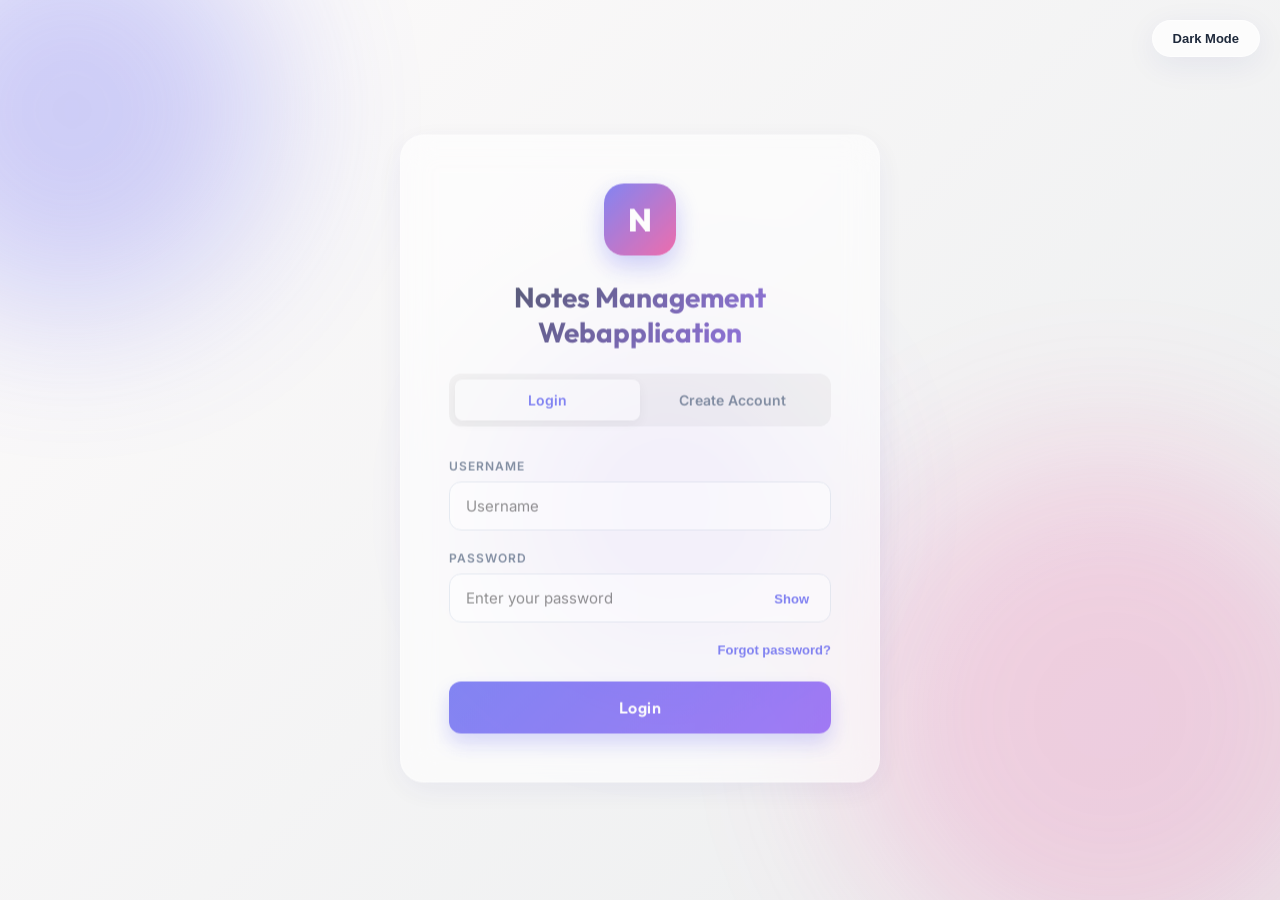
<file: frontend/index.html>
<!DOCTYPE html>
<html lang="en">
<head>
  <meta charset="UTF-8">
  <meta http-equiv="refresh" content="0; url=login.html">
  <title>Redirecting...</title>
</head>
<body>
  <p>If you are not redirected automatically, follow this <a href="login.html">link to login</a>.</p>
</body>
</html>
</file>
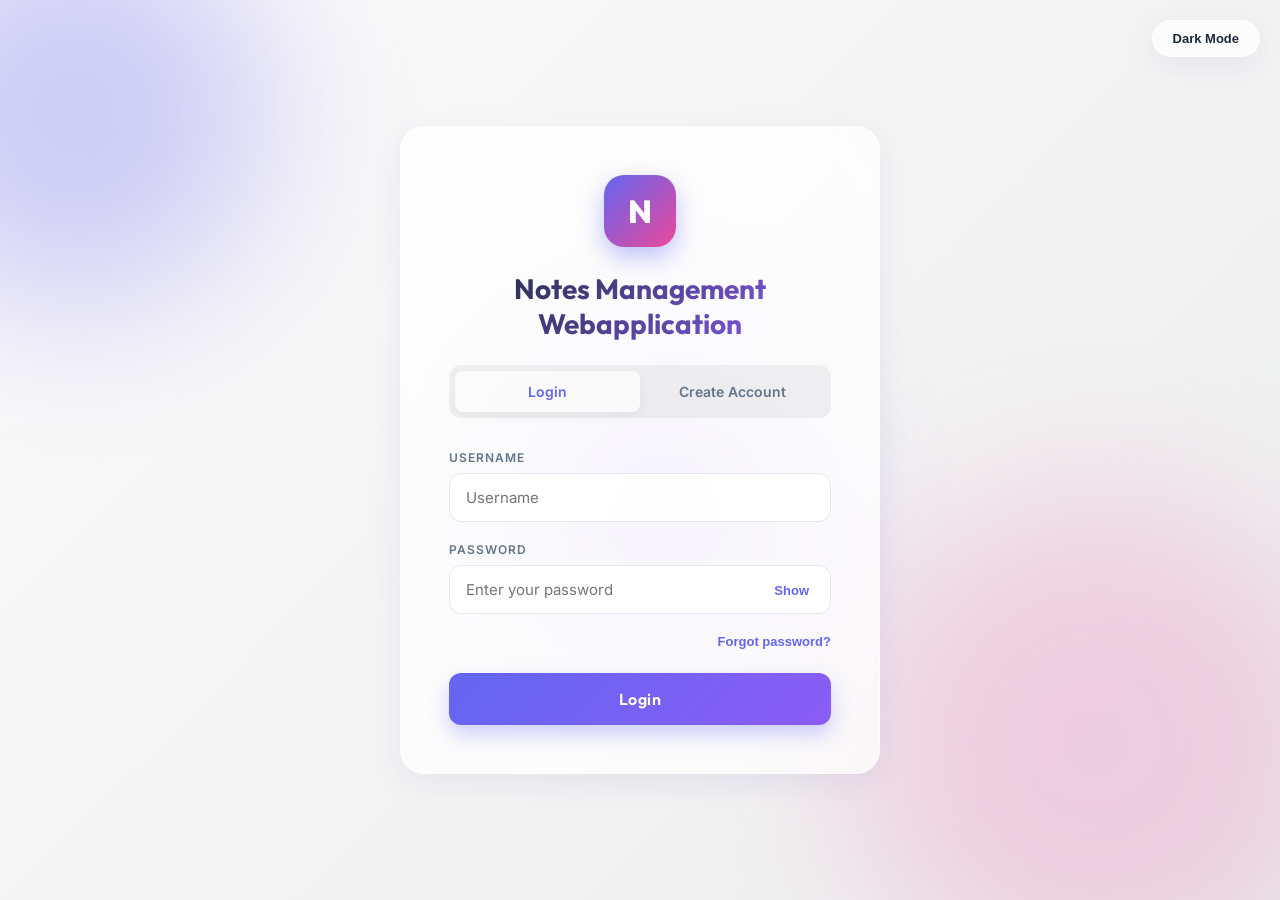
<file: frontend/dashboard.html>
<!DOCTYPE html>
<html lang="en">
<head>
  <meta charset="UTF-8">
  <meta name="viewport" content="width=device-width, initial-scale=1.0">
  <title>Notes Management - Dashboard</title>
  <link rel="preconnect" href="https://fonts.googleapis.com">
  <link rel="preconnect" href="https://fonts.gstatic.com" crossorigin>
  <link href="https://fonts.googleapis.com/css2?family=Inter:wght@300;400;500;600&family=Outfit:wght@400;600;700;800&display=swap" rel="stylesheet">
  <link rel="stylesheet" href="global.css">
  <link rel="stylesheet" href="dashboard.css">
</head>
<body>

<button class="global-dark" id="globalDarkBtn" onclick="toggleDark()">Dark Mode</button>

<div id="appPage">
  <div class="home">
    <div class="app-header">
      <h1>Notes Management</h1>
      <div class="header-btns">
        <button class="hbtn danger" onclick="doLogout()">Logout</button>
      </div>
    </div>
    
    <div class="user-bar">
      <div class="user-avatar" id="userAvatar"></div>
      <span class="user-name">Logged in as: <strong id="loggedUserName"></strong></span>
    </div>

    <div class="search-wrap">
      <div class="section-label">Search Notes</div>
      <input type="text" id="searchInp" placeholder="Type to search your notes..." oninput="renderNotes()" />
    </div>
    
    <div class="add-wrap">
      <div class="section-label">Add New Note</div>
      <div class="add-row">
        <input type="text" id="addInp" placeholder="Type a note title and press Add..." onkeypress="if(event.key==='Enter') addNote();" />
        <button class="add-btn" onclick="addNote()">Add</button>
      </div>
    </div>
    
    <div class="notes-count" id="notesCount"></div>
    <div class="notes-scroll-box"><div id="notesList"></div></div>
  </div>
</div>

<script src="global.js"></script>
<script src="dashboard.js"></script>
</body>
</html>
</file>
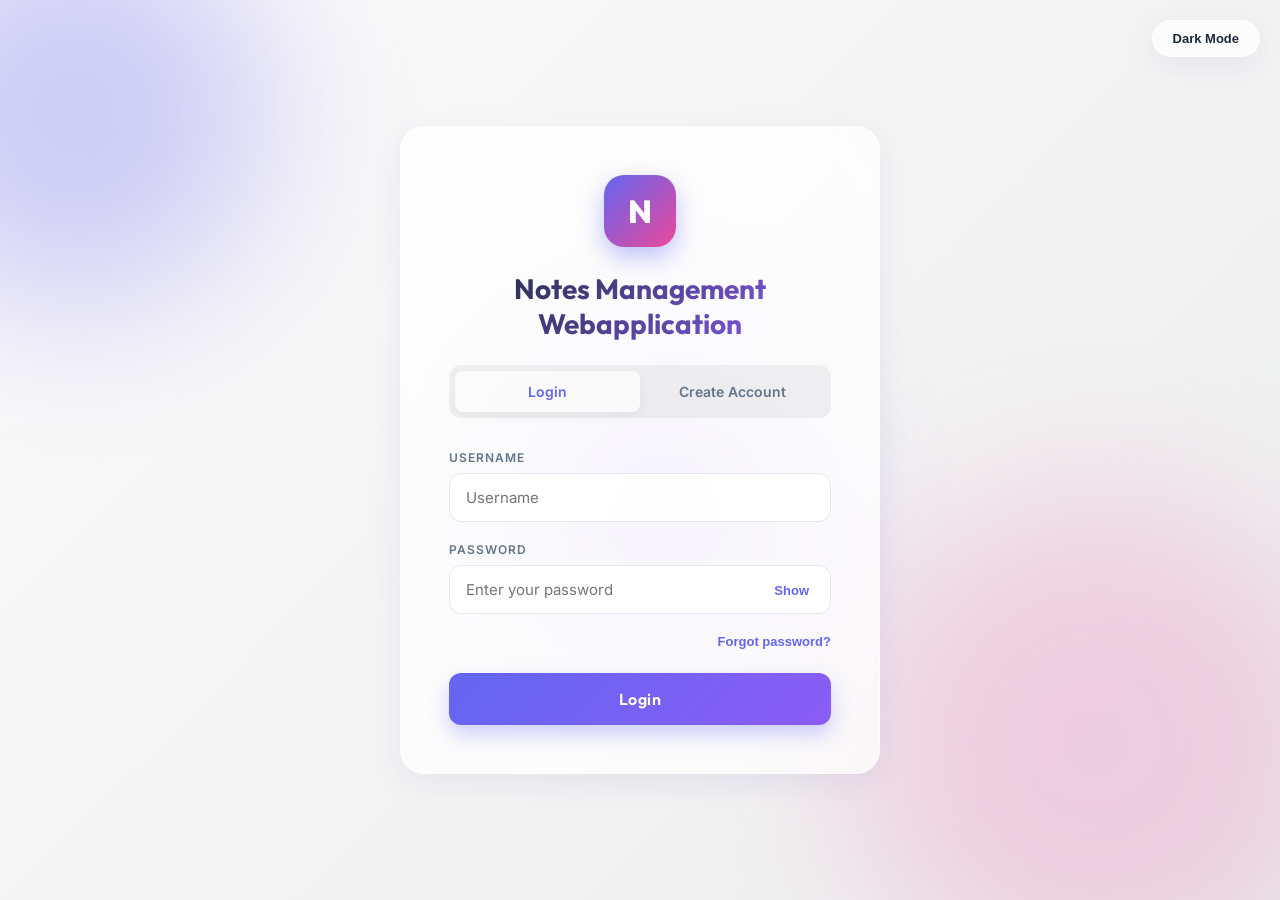
<file: frontend/editor.html>
<!DOCTYPE html>
<html lang="en">
<head>
  <meta charset="UTF-8">
  <meta name="viewport" content="width=device-width, initial-scale=1.0">
  <title>Notes Management - Editor</title>
  <link rel="preconnect" href="https://fonts.googleapis.com">
  <link rel="preconnect" href="https://fonts.gstatic.com" crossorigin>
  <link href="https://fonts.googleapis.com/css2?family=Inter:wght@300;400;500;600&family=Outfit:wght@400;600;700;800&display=swap" rel="stylesheet">
  <link rel="stylesheet" href="global.css">
  <link rel="stylesheet" href="editor.css">
</head>
<body>

<button class="global-dark" id="globalDarkBtn" onclick="toggleDark()">Dark Mode</button>

<div id="notePage">
  <div class="note-page">
    <div class="np-header">
      <button class="back-btn" onclick="goBack()">&#8592; Back</button>
      <div class="np-header-mid">
        <div class="np-breadcrumb">Notes Management &rsaquo; Notes</div>
        <div class="np-timestamp" id="npTimestamp"></div>
      </div>
      <span class="saved-msg" id="savedMsg">Saved</span>
      <span class="mode-badge mode-read" id="modeBadge">Read Mode</span>
      <button class="etbtn btn-edit" id="editBtn" onclick="enterEditMode()">Edit</button>
      <button class="etbtn btn-save" id="saveBtn" style="display:none" onclick="saveNote()">Save</button>
      <button class="etbtn btn-cancel" id="cancelBtn" style="display:none" onclick="cancelEdit()">Cancel</button>
    </div>
    
    <div class="np-title-wrap">
      <div class="np-title-view" id="npTitleView"></div>
      <input class="np-title-inp" type="text" id="npTitleInp" placeholder="Note title..." />
    </div>
    
    <div class="np-divider"></div>
    
    <div class="np-content-wrap">
      <div class="np-content-view" id="npContentView"></div>
      <textarea class="np-content-inp" id="npContentInp" placeholder="Start writing your note here..."></textarea>
    </div>
    
    <div class="np-footer">
      <div class="np-footer-info" id="npWordCount"></div>
      <button class="np-del-btn" onclick="deleteCurrentNote()">Delete Note</button>
    </div>
  </div>
</div>

<script src="global.js"></script>
<script src="editor.js"></script>
</body>
</html>
</file>
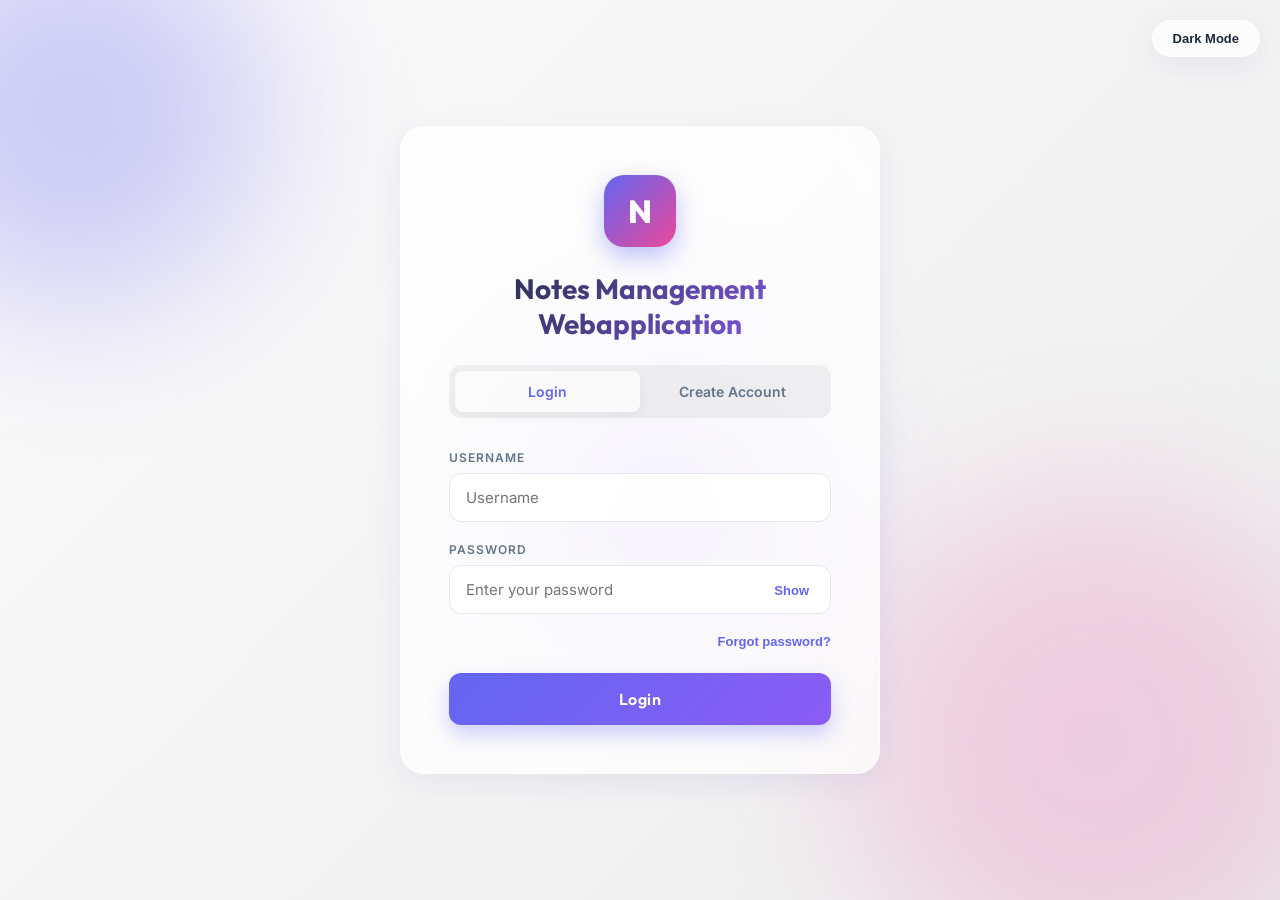
<file: frontend/login.html>
<!DOCTYPE html>
<html lang="en">
<head>
  <meta charset="UTF-8">
  <meta name="viewport" content="width=device-width, initial-scale=1.0">
  <title>Notes Management - Login</title>
  <link rel="preconnect" href="https://fonts.googleapis.com">
  <link rel="preconnect" href="https://fonts.gstatic.com" crossorigin>
  <link href="https://fonts.googleapis.com/css2?family=Inter:wght@300;400;500;600&family=Outfit:wght@400;600;700;800&display=swap" rel="stylesheet">
  <link rel="stylesheet" href="global.css">
  <link rel="stylesheet" href="auth.css">
</head>
<body>

<!-- dark toggle always visible on login -->
<button class="global-dark" id="globalDarkBtn" onclick="toggleDark()">Dark Mode</button>

<!-- ══════════ FORGOT PASSWORD MODAL ══════════ -->
<div class="modal-overlay" id="forgotModal">
  <div class="modal-box">
    <button class="modal-close" onclick="closeModal('forgotModal')">&times;</button>
    <div class="modal-title">Reset Password</div>
    <div class="modal-desc">Enter your username and your current password to set a new one.</div>
    <div class="form-group">
      <label class="form-label">Username</label>
      <input class="form-input" type="text" id="fgUser" placeholder="Your username" />
    </div>
    <div class="form-group">
      <label class="form-label">Current Password</label>
      <input class="form-input" type="password" id="fgCurrentPass" placeholder="Current password" />
    </div>
    <div class="form-group">
      <label class="form-label">New Password</label>
      <input class="form-input" type="password" id="fgNewPass" placeholder="New password (min 4 chars)" />
    </div>
    <div class="form-group">
      <label class="form-label">Confirm New Password</label>
      <input class="form-input" type="password" id="fgConfirmPass" placeholder="Confirm new password" />
    </div>
    <button class="modal-btn" onclick="doResetPassword()">Update Password</button>
    <div class="modal-msg" id="fgMsg"></div>
  </div>
</div>

<!-- ══════════ LOGIN PAGE ══════════ -->
<div id="loginPage">
  <div class="bg-circle bg-c1"></div>
  <div class="bg-circle bg-c2"></div>
  <div class="bg-circle bg-c3"></div>
  <div class="bg-circle bg-c4"></div>
  <div class="bg-circle bg-c5"></div>

  <div class="login-card">
    <div class="card-logo">N</div>
    <div class="card-title">Notes Management Webapplication</div>

    <!-- TABS -->
    <div class="auth-tabs">
      <button class="auth-tab active" id="loginTab" onclick="switchTab('login')">Login</button>
      <button class="auth-tab" id="signupTab" onclick="switchTab('signup')">Create Account</button>
    </div>

    <div class="auth-msg" id="authMsg"></div>

    <!-- ── LOGIN FORM ── -->
    <div id="loginForm">
      <div class="form-group">
        <label class="form-label">Username</label>
        <div class="input-wrap">
          <input class="form-input" type="text" id="loginUser"
            placeholder="Username"
            autocomplete="username" />
        </div>
      </div>
      <div class="form-group">
        <label class="form-label">Password</label>
        <div class="input-wrap">
          <input class="form-input" type="password" id="loginPass"
            placeholder="Enter your password"
            autocomplete="current-password" />
          <button class="input-icon-btn" onclick="togglePwd('loginPass',this)" type="button">Show</button>
        </div>
      </div>
      <div class="form-row">
        <button class="forgot-link" onclick="openModal('forgotModal')" type="button">Forgot password?</button>
      </div>
      <button class="auth-submit" onclick="doLogin()">Login</button>
    </div>

    <!-- ── SIGNUP FORM ── -->
    <div id="signupForm" style="display:none">
      <div class="form-group">
        <label class="form-label">Full Name</label>
        <input class="form-input" type="text" id="signupName" placeholder="Your full name" />
      </div>
      <div class="form-group">
        <label class="form-label">Username</label>
        <input class="form-input" type="text" id="signupUser"
          placeholder="Username"
          oninput="validateUsername(this.value)" />
        <div class="field-hint" id="userHint"></div>
      </div>
      <div class="form-group">
        <label class="form-label">Email</label>
        <input class="form-input" type="email" id="signupEmail" placeholder="yourname@email.com" />
      </div>
      <div class="form-group">
        <label class="form-label">Password</label>
        <div class="input-wrap">
          <input class="form-input" type="password" id="signupPass"
            placeholder="Create a strong password"
            oninput="checkStrength(this.value)" />
          <button class="input-icon-btn" onclick="togglePwd('signupPass',this)" type="button">Show</button>
        </div>
        <div class="strength-wrap" id="strengthWrap">
          <div class="strength-bar"><div class="strength-fill" id="strengthFill"></div></div>
          <div class="strength-text" id="strengthText"></div>
        </div>
      </div>
      <div class="form-group">
        <label class="form-label">Confirm Password</label>
        <div class="input-wrap">
          <input class="form-input" type="password" id="signupConfirm"
            placeholder="Repeat your password"
            oninput="checkConfirm()" />
          <button class="input-icon-btn" onclick="togglePwd('signupConfirm',this)" type="button">Show</button>
        </div>
        <div class="field-hint" id="confirmHint"></div>
      </div>
      <button class="auth-submit" onclick="doSignup()">Create Account</button>
    </div>


  </div>
</div>

<script src="global.js"></script>
<script src="auth.js"></script>
</body>
</html>
</file>
<file: frontend/global.css>
:root {
  --font-heading: 'Outfit', sans-serif;
  --font-body: 'Inter', sans-serif;
  
  --bg-gradient: linear-gradient(135deg, #fdfbfb 0%, #ebedee 100%);
  --surface: rgba(255, 255, 255, 0.75);
  --surface-blur: blur(16px);
  --border: rgba(255, 255, 255, 0.5);
  --shadow: 0 8px 32px 0 rgba(31, 38, 135, 0.07);
  
  --text-main: #1e293b;
  --text-muted: #64748b;
  
  --primary: #6366f1;
  --primary-hover: #4f46e5;
  --secondary: #ec4899;
  --accent: #8b5cf6;
  
  --success: #10b981;
  --danger: #ef4444;
  --warning: #f59e0b;
  
  --input-bg: rgba(255, 255, 255, 0.9);
  --input-border: #e2e8f0;
}

body.dark {
  --bg-gradient: linear-gradient(135deg, #0f172a 0%, #1e1b4b 100%);
  --surface: rgba(30, 41, 59, 0.6);
  --border: rgba(255, 255, 255, 0.08);
  --shadow: 0 8px 32px 0 rgba(0, 0, 0, 0.3);
  
  --text-main: #f8fafc;
  --text-muted: #94a3b8;
  
  --input-bg: rgba(15, 23, 42, 0.8);
  --input-border: rgba(255, 255, 255, 0.1);
}

* { box-sizing: border-box; margin: 0; padding: 0; }
body {
  font-family: var(--font-body);
  background: var(--bg-gradient);
  background-attachment: fixed;
  color: var(--text-main);
  min-height: 100vh;
  transition: all 0.4s ease;
}

.glass, .home, .note-page, .login-card, .modal-box {
  background: var(--surface);
  backdrop-filter: var(--surface-blur);
  -webkit-backdrop-filter: var(--surface-blur);
  border: 1px solid var(--border);
  box-shadow: var(--shadow);
  border-radius: 24px;
}

.global-dark {
  position: fixed; top: 20px; right: 20px; z-index: 999;
  background: var(--surface); backdrop-filter: var(--surface-blur);
  border: 1px solid var(--border); border-radius: 30px; padding: 10px 20px;
  cursor: pointer; font-size: 13px; color: var(--text-main); font-weight: 600;
  box-shadow: var(--shadow); transition: all 0.3s;
}
.global-dark:hover { transform: scale(1.05); }
</file>
<file: frontend/dashboard.css>
#appPage { justify-content: center; padding: 40px 20px; min-height: 100vh; display: flex; }
.home { width: 100%; max-width: 800px; padding: 40px; }

.app-header { display: flex; justify-content: space-between; align-items: center; margin-bottom: 30px; }
.app-header h1 { font-family: var(--font-heading); font-size: 28px; font-weight: 800; color: var(--text-main); }
.header-btns { display: flex; gap: 12px; }
.hbtn {
  background: var(--surface); border: 1px solid var(--border); border-radius: 20px; padding: 8px 18px;
  cursor: pointer; font-size: 13px; color: var(--text-main); font-weight: 600; transition: all 0.3s;
}
.hbtn:hover { transform: translateY(-2px); box-shadow: 0 4px 12px rgba(0,0,0,0.05); }
.hbtn.danger { color: var(--danger); }
.hbtn.danger:hover { background: rgba(239, 68, 68, 0.1); border-color: rgba(239, 68, 68, 0.3); }

.user-bar {
  display: flex; align-items: center; gap: 12px; margin-bottom: 32px; padding: 16px 20px;
  background: linear-gradient(135deg, rgba(99, 102, 241, 0.1), rgba(139, 92, 246, 0.1));
  border-radius: 16px; border: 1px solid rgba(99, 102, 241, 0.2);
}
.user-avatar {
  width: 40px; height: 40px; border-radius: 50%; background: linear-gradient(135deg, var(--primary), var(--accent));
  color: white; display: flex; align-items: center; justify-content: center; font-size: 18px; font-weight: 700; font-family: var(--font-heading);
  box-shadow: 0 4px 10px rgba(99, 102, 241, 0.3);
}
.user-name { font-size: 15px; color: var(--text-main); font-weight: 500; }
.user-name strong { font-weight: 700; color: var(--primary); }

.section-label { font-size: 13px; color: var(--text-muted); font-weight: 700; margin-bottom: 10px; text-transform: uppercase; letter-spacing: 1px; }

.search-wrap { margin-bottom: 24px; }
.search-wrap input {
  width: 100%; padding: 16px 20px; border: 1px solid var(--input-border); border-radius: 16px; font-size: 15px; outline: none;
  background: var(--input-bg); color: var(--text-main); transition: all 0.3s; box-shadow: 0 4px 6px -1px rgba(0, 0, 0, 0.05); font-family: var(--font-body);
}
.search-wrap input:focus { border-color: var(--primary); box-shadow: 0 0 0 4px rgba(99, 102, 241, 0.15); }

.add-wrap { margin-bottom: 32px; }
.add-row { display: flex; gap: 12px; }
.add-row input {
  flex: 1; padding: 16px 20px; border: 1px solid var(--input-border); border-radius: 16px; font-size: 15px; outline: none;
  color: var(--text-main); background: var(--input-bg); transition: all 0.3s; box-shadow: 0 4px 6px -1px rgba(0, 0, 0, 0.05); font-family: var(--font-body);
}
.add-row input:focus { border-color: var(--primary); box-shadow: 0 0 0 4px rgba(99, 102, 241, 0.15); }
.add-btn {
  padding: 0 32px; background: linear-gradient(135deg, var(--primary), var(--accent)); color: white; border: none; border-radius: 16px;
  cursor: pointer; font-size: 15px; font-weight: 600; transition: all 0.3s; box-shadow: 0 4px 15px rgba(99, 102, 241, 0.3); font-family: var(--font-heading);
}
.add-btn:hover { transform: translateY(-2px); box-shadow: 0 8px 20px rgba(99, 102, 241, 0.4); }

.notes-count { font-size: 14px; color: var(--text-muted); margin-bottom: 12px; font-weight: 500; }
.notes-scroll-box { max-height: 500px; overflow-y: auto; padding: 10px; margin: -10px; }
.notes-scroll-box::-webkit-scrollbar { width: 8px; }
.notes-scroll-box::-webkit-scrollbar-track { background: transparent; }
.notes-scroll-box::-webkit-scrollbar-thumb { background: rgba(148, 163, 184, 0.3); border-radius: 10px; }
.notes-scroll-box::-webkit-scrollbar-thumb:hover { background: rgba(148, 163, 184, 0.5); }

.note-card {
  background: var(--surface); border: 1px solid var(--border); border-radius: 20px; margin-bottom: 16px; transition: all 0.3s; overflow: hidden; box-shadow: 0 4px 6px -1px rgba(0, 0, 0, 0.05);
}
.note-card:hover { transform: translateY(-4px); box-shadow: 0 12px 24px -10px rgba(99, 102, 241, 0.3); border-color: rgba(99, 102, 241, 0.3); }

.note-card-top { display: flex; align-items: flex-start; padding: 20px; cursor: pointer; gap: 16px; }
.note-icon {
  width: 48px; height: 48px; border-radius: 14px; background: linear-gradient(135deg, rgba(99,102,241,0.1), rgba(139,92,246,0.1));
  display: flex; align-items: center; justify-content: center; flex-shrink: 0; font-size: 20px; font-weight: 800; color: var(--primary); font-family: var(--font-heading);
}
.note-info { flex: 1; min-width: 0; }
.note-title { font-family: var(--font-heading); font-size: 18px; font-weight: 700; color: var(--text-main); white-space: nowrap; overflow: hidden; text-overflow: ellipsis; margin-bottom: 4px; }
.note-preview { font-size: 14px; color: var(--text-muted); white-space: nowrap; overflow: hidden; text-overflow: ellipsis; }
.note-date { font-size: 12px; color: var(--text-muted); flex-shrink: 0; font-weight: 500; background: rgba(0,0,0,0.04); padding: 4px 10px; border-radius: 12px; }
body.dark .note-date { background: rgba(255,255,255,0.05); }

.note-actions { display: flex; border-top: 1px solid var(--border); background: rgba(0,0,0,0.02); }
body.dark .note-actions { background: rgba(255,255,255,0.01); }
.nab { flex: 1; padding: 12px; background: none; border: none; cursor: pointer; font-size: 13px; font-weight: 600; transition: all 0.2s; font-family: var(--font-body); color: var(--text-main); }
.nab + .nab { border-left: 1px solid var(--border); }
.open-btn-s { color: var(--primary); } .open-btn-s:hover { background: rgba(99,102,241,0.08); }
.edit-btn-s { color: var(--warning); } .edit-btn-s:hover { background: rgba(245,158,11,0.08); }
.del-btn-s { color: var(--danger); } .del-btn-s:hover { background: rgba(239,68,68,0.08); }
.no-notes { text-align: center; padding: 40px; color: var(--text-muted); font-size: 15px; font-weight: 500; }
</file>
<file: frontend/editor.css>
#notePage { display: flex; justify-content: center; padding: 40px 20px; min-height: 100vh; }
.note-page { width: 100%; max-width: 900px; display: flex; flex-direction: column; animation: slideUp 0.4s cubic-bezier(0.16, 1, 0.3, 1); }
.np-header { display: flex; align-items: center; gap: 16px; margin-bottom: 24px; }
.back-btn {
  padding: 10px 20px; background: var(--surface); border: 1px solid var(--border); border-radius: 14px;
  cursor: pointer; font-size: 14px; color: var(--text-main); font-weight: 600; transition: all 0.3s; display: flex; align-items: center; gap: 8px; backdrop-filter: var(--surface-blur);
}
.back-btn:hover { transform: translateX(-4px); box-shadow: 0 4px 12px rgba(0,0,0,0.05); }

.np-header-mid { flex: 1; min-width: 0; }
.np-breadcrumb { font-size: 12px; color: var(--text-muted); font-weight: 500; margin-bottom: 4px; }
.np-timestamp { font-size: 12px; color: var(--text-muted); display: flex; align-items: center; gap: 8px; }

.mode-badge { padding: 6px 14px; border-radius: 20px; font-size: 12px; font-weight: 700; letter-spacing: 0.5px; text-transform: uppercase; }
.mode-read { background: rgba(16, 185, 129, 0.15); color: var(--success); }
.mode-edit { background: rgba(245, 158, 11, 0.15); color: var(--warning); }

.etbtn { padding: 10px 24px; border-radius: 12px; cursor: pointer; font-size: 14px; font-weight: 600; border: none; transition: all 0.2s; font-family: var(--font-body); }
.btn-edit { background: var(--warning); color: white; box-shadow: 0 4px 12px rgba(245,158,11,0.3); } .btn-edit:hover { transform: translateY(-2px); box-shadow: 0 6px 16px rgba(245,158,11,0.4); }
.btn-save { background: var(--success); color: white; box-shadow: 0 4px 12px rgba(16,185,129,0.3); } .btn-save:hover { transform: translateY(-2px); box-shadow: 0 6px 16px rgba(16,185,129,0.4); }
.btn-cancel { background: var(--surface); border: 1px solid var(--border); color: var(--text-main); } .btn-cancel:hover { background: rgba(0,0,0,0.05); }
body.dark .btn-cancel:hover { background: rgba(255,255,255,0.05); }

.saved-msg { font-size: 13px; color: var(--success); font-weight: 600; opacity: 0; transition: opacity 0.3s; background: rgba(16,185,129,0.1); padding: 6px 12px; border-radius: 12px; }
.saved-msg.show { opacity: 1; }

.np-content-wrap { padding: 16px 40px 32px; flex: 1; display: flex; flex-direction: column; }
.np-title-wrap { padding: 32px 40px 16px; }
.np-title-view { font-family: var(--font-heading); font-size: 32px; font-weight: 800; color: var(--text-main); line-height: 1.2; word-break: break-word; }
.np-title-inp { width: 100%; border: none; outline: none; font-size: 32px; font-weight: 800; color: var(--text-main); background: transparent; font-family: var(--font-heading); padding-bottom: 8px; display: none; border-bottom: 2px dashed var(--border); }
.np-title-inp:focus { border-bottom-color: var(--primary); }

.np-divider { height: 1px; background: var(--border); margin: 0 40px; }

.np-content-view { flex: 1; font-size: 16px; line-height: 1.8; color: var(--text-main); white-space: pre-wrap; word-break: break-word; min-height: 400px; }
.np-content-empty { color: var(--text-muted); font-style: italic; font-size: 16px; }
.np-content-inp { flex: 1; width: 100%; border: 1px solid var(--input-border); border-radius: 16px; outline: none; resize: none; font-size: 16px; line-height: 1.8; color: var(--text-main); background: var(--input-bg); font-family: var(--font-body); padding: 24px; min-height: 400px; display: none; transition: border-color 0.3s; }
.np-content-inp:focus { border-color: var(--primary); box-shadow: 0 0 0 4px rgba(99, 102, 241, 0.1); }

.np-footer { padding: 16px 40px; border-top: 1px solid var(--border); background: rgba(0,0,0,0.02); display: flex; justify-content: space-between; align-items: center; border-radius: 0 0 24px 24px;}
body.dark .np-footer { background: rgba(255,255,255,0.02); }
.np-footer-info { font-size: 13px; color: var(--text-muted); font-weight: 500; }
.np-del-btn { padding: 8px 16px; background: rgba(239, 68, 68, 0.1); border: 1px solid rgba(239, 68, 68, 0.2); border-radius: 10px; color: var(--danger); cursor: pointer; font-size: 13px; font-weight: 600; transition: all 0.2s; }
.np-del-btn:hover { background: var(--danger); color: white; transform: translateY(-1px); box-shadow: 0 4px 10px rgba(239,68,68,0.3); }
</file>
<file: frontend/auth.css>
#loginPage {
  min-height: 100vh;
  display: flex;
  align-items: center;
  justify-content: center;
  padding: 20px;
  position: relative;
  overflow: hidden;
}

/* Animated Background Shapes */
.bg-circle {
  position: absolute;
  border-radius: 50%;
  filter: blur(80px);
  z-index: -1;
  animation: floatBg 10s ease-in-out infinite alternate;
}
.bg-c1 { width: 400px; height: 400px; background: var(--primary); top: -10%; left: -10%; opacity: 0.3; animation-delay: 0s; }
.bg-c2 { width: 500px; height: 500px; background: var(--secondary); bottom: -10%; right: -5%; opacity: 0.2; animation-delay: -5s; }
.bg-c3 { width: 300px; height: 300px; background: var(--accent); top: 40%; left: 40%; opacity: 0.2; animation-delay: -2s; }
.bg-c4, .bg-c5 { display: none; }

@keyframes floatBg {
  0% { transform: translate(0, 0) scale(1); }
  100% { transform: translate(30px, -50px) scale(1.1); }
}

.login-card {
  padding: 48px;
  width: 100%;
  max-width: 480px;
  position: relative;
  z-index: 2;
  animation: slideUp 0.6s cubic-bezier(0.16, 1, 0.3, 1);
}

@keyframes slideUp {
  from { opacity: 0; transform: translateY(40px); }
  to { opacity: 1; transform: translateY(0); }
}

.card-logo {
  width: 72px;
  height: 72px;
  border-radius: 20px;
  background: linear-gradient(135deg, var(--primary), var(--secondary));
  display: flex;
  align-items: center;
  justify-content: center;
  font-size: 32px;
  font-family: var(--font-heading);
  font-weight: 800;
  color: white;
  margin: 0 auto 24px;
  box-shadow: 0 10px 25px rgba(99, 102, 241, 0.4);
}
.card-title {
  font-family: var(--font-heading);
  font-size: 28px;
  font-weight: 700;
  text-align: center;
  margin-bottom: 24px;
  background: linear-gradient(135deg, var(--text-main), var(--accent));
  -webkit-background-clip: text;
  -webkit-text-fill-color: transparent;
}
.card-sub { display: none; }

/* Tabs */
.auth-tabs {
  display: flex;
  background: rgba(0,0,0,0.05);
  border-radius: 12px;
  padding: 6px;
  margin-bottom: 32px;
}
body.dark .auth-tabs { background: rgba(255,255,255,0.05); }
.auth-tab {
  flex: 1; padding: 12px; text-align: center; border-radius: 8px; cursor: pointer;
  font-size: 14px; font-weight: 600; color: var(--text-muted); transition: all 0.3s;
  border: none; background: transparent; font-family: var(--font-body);
}
.auth-tab.active {
  background: var(--surface); color: var(--primary); box-shadow: 0 4px 12px rgba(0,0,0,0.05);
}

/* Forms */
.form-group { margin-bottom: 20px; }
.form-label {
  font-size: 12px; font-weight: 600; color: var(--text-muted); margin-bottom: 8px;
  display: block; text-transform: uppercase; letter-spacing: 1px;
}
.input-wrap { position: relative; }
.form-input {
  width: 100%; padding: 14px 46px 14px 16px; border: 1px solid var(--input-border);
  border-radius: 12px; font-size: 15px; outline: none; color: var(--text-main);
  background: var(--input-bg); transition: all 0.3s; font-family: var(--font-body);
}
.form-input:focus { border-color: var(--primary); box-shadow: 0 0 0 4px rgba(99, 102, 241, 0.15); transform: translateY(-2px); }
.input-icon-btn {
  position: absolute; right: 14px; top: 50%; transform: translateY(-50%);
  color: var(--primary); font-size: 13px; font-weight: 600; cursor: pointer;
  background: none; border: none; padding: 4px 8px; border-radius: 6px; transition: all 0.2s;
}
.input-icon-btn:hover { background: rgba(99, 102, 241, 0.1); }

.field-hint { font-size: 12px; margin-top: 6px; min-height: 16px; }
.hint-ok { color: var(--success); } .hint-err { color: var(--danger); } .hint-info { color: var(--text-muted); }

/* Password Strength */
.strength-wrap { margin-top: 8px; display: none; }
.strength-wrap.show { display: block; animation: fadeIn 0.3s; }
.strength-bar { height: 6px; border-radius: 4px; background: var(--input-border); overflow: hidden; margin-bottom: 6px; }
.strength-fill { height: 100%; width: 0%; transition: width 0.4s ease, background 0.4s ease; }
.strength-text { font-size: 12px; font-weight: 500; }

.form-row { display: flex; justify-content: flex-end; margin-bottom: 24px; }
.forgot-link { font-size: 13px; color: var(--primary); cursor: pointer; font-weight: 600; text-decoration: none; background: none; border: none; padding: 0; transition: color 0.2s; }
.forgot-link:hover { color: var(--secondary); text-decoration: underline; }

.auth-submit {
  width: 100%; padding: 16px; background: linear-gradient(135deg, var(--primary), var(--accent));
  color: white; border: none; border-radius: 12px; cursor: pointer; font-size: 16px;
  font-weight: 600; transition: all 0.3s; font-family: var(--font-heading); letter-spacing: 0.5px;
  box-shadow: 0 10px 20px rgba(99, 102, 241, 0.3);
}
.auth-submit:hover { transform: translateY(-3px); box-shadow: 0 15px 25px rgba(99, 102, 241, 0.4); }
.auth-submit:active { transform: translateY(0); }

.auth-msg { padding: 14px 18px; border-radius: 12px; font-size: 14px; font-weight: 500; margin-bottom: 20px; display: none; animation: slideDown 0.3s; }
.auth-msg.show { display: block; }
.auth-msg.err { background: rgba(239, 68, 68, 0.1); color: var(--danger); border: 1px solid rgba(239, 68, 68, 0.2); }
.auth-msg.ok { background: rgba(16, 185, 129, 0.1); color: var(--success); border: 1px solid rgba(16, 185, 129, 0.2); }
@keyframes slideDown { from { opacity: 0; transform: translateY(-10px); } to { opacity: 1; transform: translateY(0); } }
@keyframes fadeIn { from { opacity: 0; } to { opacity: 1; } }

/* Modals */
.modal-overlay {
  display: none; position: fixed; inset: 0; background: rgba(0,0,0,0.4); backdrop-filter: blur(8px);
  z-index: 1000; align-items: center; justify-content: center; padding: 20px;
}
.modal-overlay.show { display: flex; animation: fadeIn 0.3s; }
.modal-box {
  padding: 40px; width: 100%; max-width: 440px; box-shadow: 0 25px 50px -12px rgba(0, 0, 0, 0.25);
  animation: scaleUp 0.4s cubic-bezier(0.16, 1, 0.3, 1);
}
@keyframes scaleUp { from { opacity: 0; transform: scale(0.95); } to { opacity: 1; transform: scale(1); } }
.modal-title { font-family: var(--font-heading); font-size: 24px; font-weight: 700; color: var(--text-main); margin-bottom: 8px; }
.modal-desc { font-size: 14px; color: var(--text-muted); margin-bottom: 24px; line-height: 1.6; }
.modal-close { float: right; background: none; border: none; font-size: 28px; cursor: pointer; color: var(--text-muted); line-height: 1; transition: color 0.2s; }
.modal-close:hover { color: var(--danger); }
.modal-btn {
  width: 100%; padding: 14px; background: linear-gradient(135deg, var(--primary), var(--accent));
  color: white; border: none; border-radius: 12px; cursor: pointer; font-size: 15px; font-weight: 600; margin-top: 10px; transition: transform 0.2s;
}
.modal-btn:hover { transform: translateY(-2px); }
.modal-msg { padding: 12px 16px; border-radius: 10px; font-size: 13px; margin-top: 16px; display: none; }
.modal-msg.show { display: block; animation: slideDown 0.3s; }
.modal-msg.ok { background: rgba(16, 185, 129, 0.1); color: var(--success); border: 1px solid rgba(16, 185, 129, 0.2); }
.modal-msg.err { background: rgba(239, 68, 68, 0.1); color: var(--danger); border: 1px solid rgba(239, 68, 68, 0.2); }
</file>
